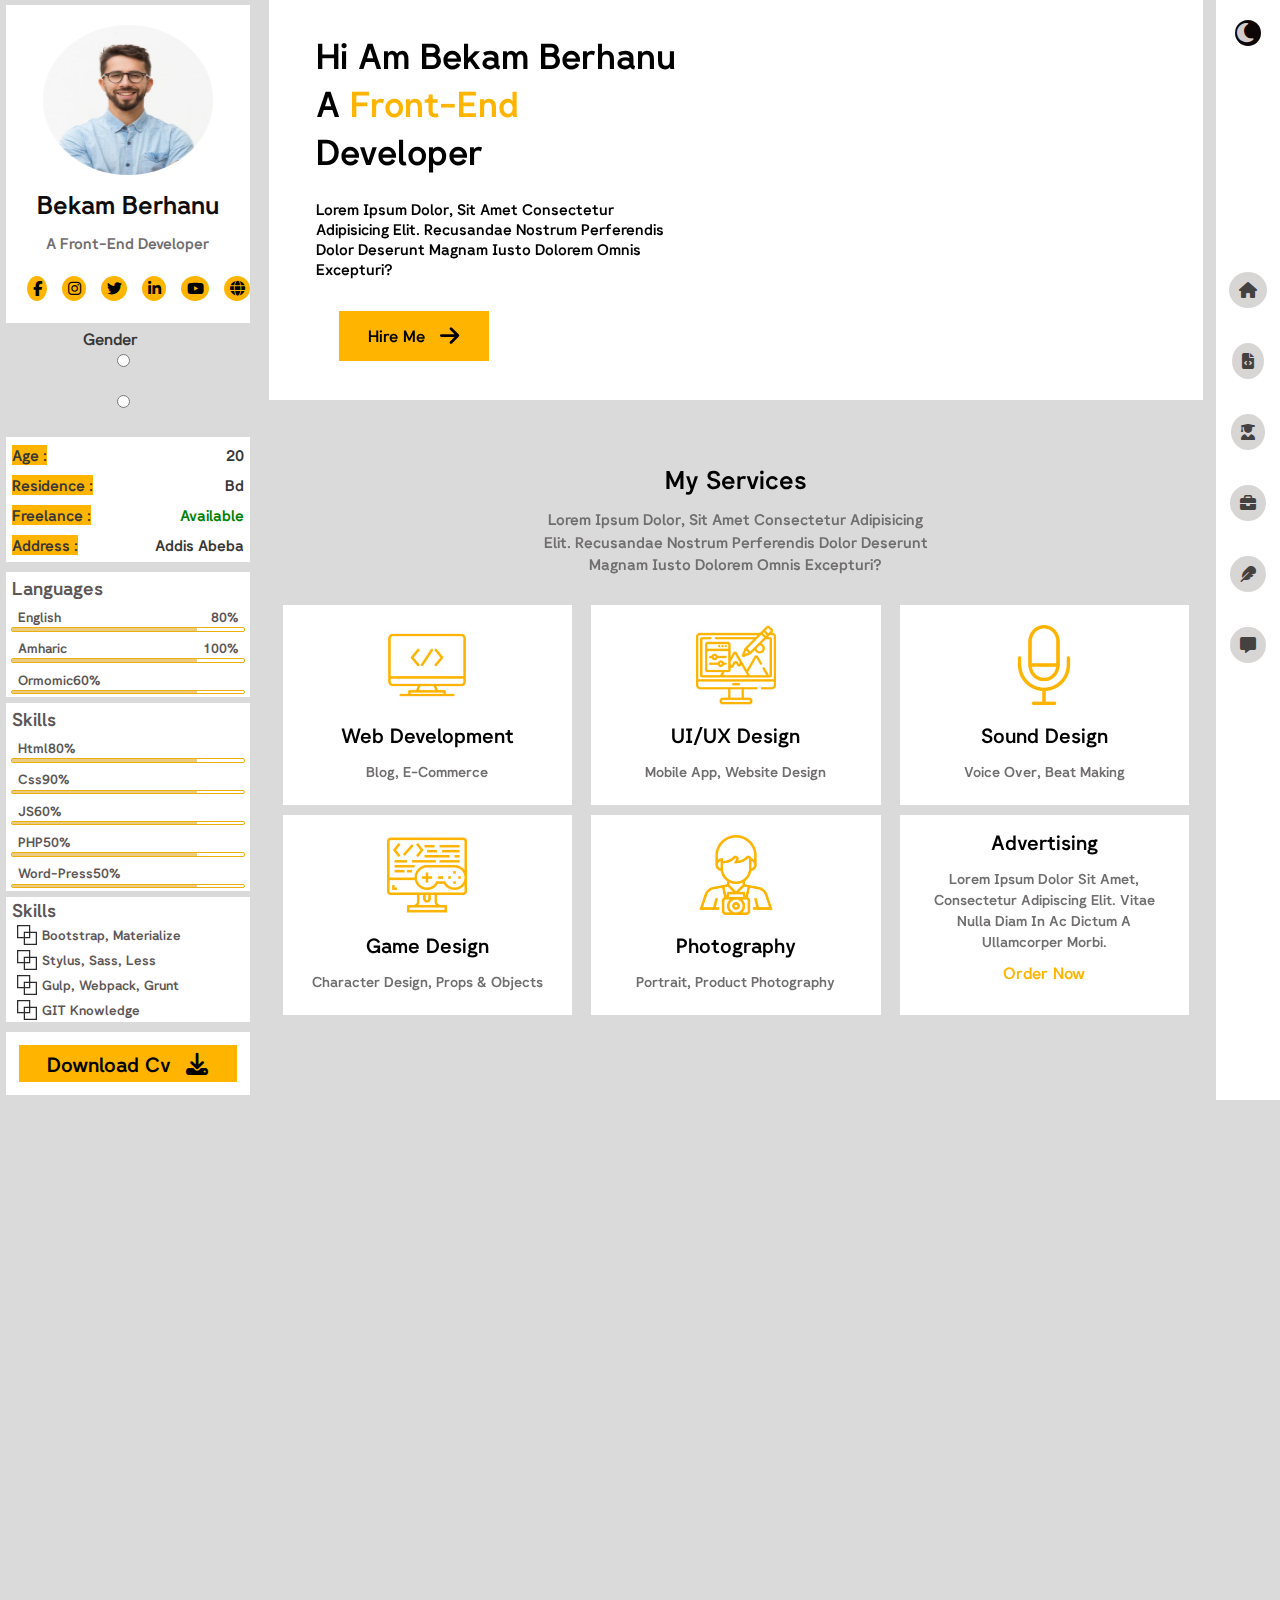
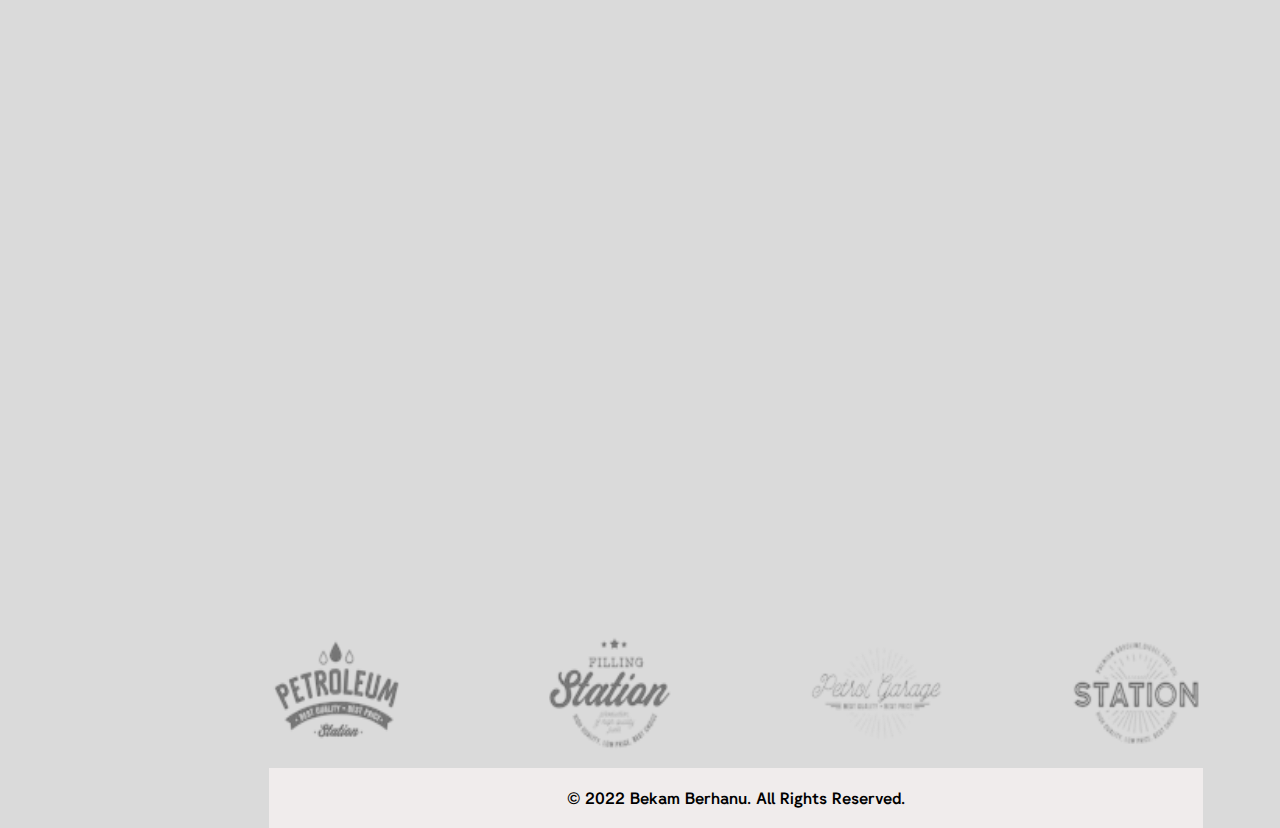
<file: template portfolio/index.html>
<!DOCTYPE html>
<html lang="en">
  <head>
    <meta charset="UTF-8" />
    <meta name="viewport" content="width=device-width, initial-scale=1.0" />
    <title>HOME</title>
    <link rel="stylesheet" href="css/style.css" />
    <link rel="stylesheet" href="/css/all.min.css" />
    <script src="script/script.js" defer></script>
  </head>
  <body>
    <div class="home">
      <div class="left-page">
        <div class="profile box">
          <div class="image">
            <img src="../images/Profile.jpg" alt="" />
          </div>
          <div class="name">
            <h2>bekam berhanu</h2>
            <p>a front-end developer</p>
          </div>
          <div class="social">
            <i class="fa-brands fa-facebook-f span"></i>
            <i class="fa-brands fa-instagram span"></i>
            <i class="fa-brands fa-twitter span"></i>
            <i class="fa-brands fa-linkedin-in span"></i>
            <i class="fa-brands fa-youtube span"></i>
            <i class="fa-solid fa-globe span"></i>
          </div>
        </div>

        <div>
          <label for="gender">gender</label>
          <input type="radio" name="male" id="male" value="male">
                    <input type="radio" name="female" id="female" value="female">

        </div>
        <div class="info box">
          <div class="inform">
            <p class="span">age :</p>
            <p>20</p>
          </div>
          <div class="inform">
            <p class="span">residence :</p>
            <p>Bd</p>
          </div>
          <div class="inform">
            <p class="span">freelance :</p>
            <p class="green">available</p>
          </div>
          <div class="inform">
            <p class="span">address :</p>
            <p>addis abeba</p>
          </div>
        </div>
        <!-- language div starts here  -->
        <div class="lang box">
          <div class="lang-info left-head">
            <p>languages</p>
          </div>
          <div class="languages">
            <div class="lang-info">
              <p>english</p>
              <p>80%</p>
            </div>
            <div class="info-percent"></div>
          </div>
          <div class="languages">
            <div class="lang-info">
              <p>amharic</p>
              <p>100%</p>
            </div>
            <div class="info-percent"></div>
          </div>
          <div class="languages">
            <div class="skill-info">
              <p>ormomic</p>
              <p>60%</p>
            </div>
            <div class="info-percent"></div>
          </div>
        </div>

        <!-- skill div satrts here  -->
        <div class="skill box">
          <div class="skill-info left-head">
            <p>skills</p>
          </div>
          <div class="skills">
            <div class="skill-info">
              <p>html</p>
              <p>80%</p>
            </div>
            <div class="info-percent"></div>
          </div>
          <div class="skills">
            <div class="skill-info">
              <p>css</p>
              <p>90%</p>
            </div>
            <div class="info-percent"></div>
          </div>
          <div class="skills">
            <div class="skill-info">
              <p>JS</p>
              <p>60%</p>
            </div>
            <div class="info-percent"></div>
          </div>
          <div class="skills">
            <div class="skill-info">
              <p>PHP</p>
              <p>50%</p>
            </div>
            <div class="info-percent"></div>
          </div>
          <div class="skills">
            <div class="skill-info">
              <p>word-press</p>
              <p>50%</p>
            </div>
            <div class="info-percent"></div>
          </div>
        </div>
        <!-- skills div ends here  -->

        <div class="extra-skill box">
          <div class="skill-info left-head">
            <p>skills</p>
          </div>
          <div class="skill-info small">
            <img src="/icons-img/extra.jpg" alt="" />
            <p>Bootstrap, Materialize</p>
          </div>
          <div class="skill-info small">
            <img src="/icons-img/extra.jpg" alt="" />
            <p>Stylus, Sass, Less</p>
          </div>
          <div class="skill-info small">
            <img src="/icons-img/extra.jpg" alt="" />
            <p>Gulp, Webpack, Grunt</p>
          </div>
          <div class="skill-info small">
            <img src="/icons-img/extra.jpg" alt="" />
            <p>GIT Knowledge</p>
          </div>
        </div>
        <div class="download box">
          <a href="">download cv <i class="fa-solid fa-download"></i></a>
        </div>
      </div>
      <div class="middle-page">
        <div class="section1 hidden" id="home">
          <div class="sec1-intro">
            <div class="introduction">
              <h2>
                hi am bekam berhanu <br />
                a <span>front-end</span> developer
              </h2>

              <p>
                Lorem ipsum dolor, sit amet consectetur adipisicing elit.
                Recusandae nostrum perferendis dolor deserunt magnam iusto
                dolorem omnis excepturi?
              </p>
            </div>
            <div class="button">
              <a href=""> hire me <i class="fa-solid fa-arrow-right"></i></a>
            </div>
          </div>
          <div class="sec1-image"></div>
        </div>
        <div class="section2 hidden" id="service">
          <div class="sec2-head head">
            <h2>my services</h2>
            <p>
              Lorem ipsum dolor, sit amet consectetur adipisicing elit.
              Recusandae nostrum perferendis dolor deserunt magnam iusto dolorem
              omnis excepturi?
            </p>
          </div>
          <div class="sec2-body">
            <div class="services">
              <div class="image">
                <img src="/icons-img/web.jpg" alt="" />
              </div>
              <div class="dec">
                <h2>Web Development</h2>
                <p>Blog, E-Commerce</p>
              </div>
            </div>
            <div class="services">
              <div class="image">
                <img src="/icons-img/ui.jpg" alt="" />
              </div>
              <div class="dec">
                <h2>UI/UX Design</h2>
                <p>Mobile App, Website Design</p>
              </div>
            </div>
            <div class="services">
              <div class="image">
                <img src="/icons-img/sound.jpg" alt="" />
              </div>
              <div class="dec">
                <h2>Sound Design</h2>
                <p>Voice Over, Beat Making</p>
              </div>
            </div>
            <div class="services">
              <div class="image">
                <img src="/icons-img/game.jpg" alt="" />
              </div>
              <div class="dec">
                <h2>Game Design</h2>
                <p>Character Design, Props & Objects</p>
              </div>
            </div>
            <div class="services">
              <div class="image">
                <img src="/icons-img/photograph.jpg" alt="" />
              </div>
              <div class="dec">
                <h2>Photography</h2>
                <p>Portrait, Product Photography</p>
              </div>
            </div>
            <div class="services">
              <div class="dec">
                <h2>Advertising</h2>
                <p>
                  Lorem Ipsum Dolor Sit Amet, Consectetur Adipiscing Elit. Vitae
                  Nulla Diam In Ac Dictum A Ullamcorper Morbi.
                </p>
                <a href=""><span>order now</span></a>
              </div>
            </div>
          </div>
        </div>
        <div class="section3 hidden">
          <div class="sec3-head head">
            <h2>price plans</h2>
            <p>
              Lorem ipsum dolor, sit amet consectetur adipisicing elit.
              Recusandae nostrum perferendis dolor deserunt magnam iusto dolorem
              omnis excepturi?
            </p>
          </div>
          <div class="sec3-body">
            <div class="plans">
              <div class="member-ship">
                <h2>silver</h2>
              </div>
              <div class="dec">
                <h2>&dollar;0.00 <sub>/hour</sub></h2>
                <p>for most businesses that want to optimize web queries</p>
              </div>
              <div class="benfit dec">
                <p class="given">
                  <i class="fa-solid fa-check"></i>Web Development
                </p>
                <p class="given"><i class="fa-solid fa-check"></i>UI Design</p>
                <p class="ungiven">
                  <i class="fa-solid fa-xmark"></i>Logo Design
                </p>
                <p class="ungiven">
                  <i class="fa-solid fa-xmark"></i>SEO Optimization
                </p>
                <p class="ungiven">
                  <i class="fa-solid fa-xmark"></i>WordPress Integration
                </p>
                <p class="ungiven">
                  <i class="fa-solid fa-xmark"></i>5 Websites
                </p>
                <p class="ungiven">
                  <i class="fa-solid fa-xmark"></i>Unlimited User
                </p>
                <p class="ungiven">
                  <i class="fa-solid fa-xmark"></i>20 GB Bandwidth
                </p>
              </div>
              <div class="order-button">
                <a href="">order now</a>
              </div>
            </div>
            <div class="plans">
              <div class="member-ship">
                <div class="special span">
                  <h5>most popular</h5>
                </div>
                <h2>gold</h2>
              </div>
              <div class="dec">
                <h2>&dollar;50.00 <sub>/hour</sub></h2>
                <p>for most businesses that want to optimize web queries</p>
              </div>
              <div class="benfit dec">
                <p class="given">
                  <i class="fa-solid fa-check"></i>Web Development
                </p>
                <p class="given"><i class="fa-solid fa-check"></i>UI Design</p>
                <p class="given">
                  <i class="fa-solid fa-check"></i>Logo Design
                </p>
                <p class="given">
                  <i class="fa-solid fa-check"></i>SEO Optimization
                </p>
                <p class="ungiven">
                  <i class="fa-solid fa-xmark"></i>WordPress Integration
                </p>
                <p class="ungiven">
                  <i class="fa-solid fa-xmark"></i>5 Websites
                </p>
                <p class="ungiven">
                  <i class="fa-solid fa-xmark"></i>Unlimited User
                </p>
                <p class="ungiven">
                  <i class="fa-solid fa-xmark"></i>20 GB Bandwidth
                </p>
              </div>
              <div class="order-button">
                <a href="" class="span">order now</a>
              </div>
            </div>
            <div class="plans">
              <div class="member-ship">
                <h2>platinum</h2>
              </div>
              <div class="dec">
                <h2>&dollar;80.00 <sub>/hour</sub></h2>
                <p>for most businesses that want to optimize web queries</p>
              </div>
              <div class="benfit dec">
                <p class="given">
                  <i class="fa-solid fa-check"></i>Web Development
                </p>
                <p class="given"><i class="fa-solid fa-check"></i>UI Design</p>
                <p class="given">
                  <i class="fa-solid fa-check"></i>Logo Design
                </p>
                <p class="given">
                  <i class="fa-solid fa-check"></i>SEO Optimization
                </p>
                <p class="given">
                  <i class="fa-solid fa-check"></i>WordPress Integration
                </p>
                <p class="given"><i class="fa-solid fa-check"></i>5 Websites</p>
                <p class="given">
                  <i class="fa-solid fa-check"></i>Unlimited User
                </p>
                <p class="given">
                  <i class="fa-solid fa-check"></i>20 GB Bandwidth
                </p>
              </div>
              <div class="order-button">
                <a href="">order now</a>
              </div>
            </div>
          </div>
        </div>
        <div class="section4 hidden">
          <div class="sec4-head head">
            <h2>recommendation</h2>
            <p>
              Lorem ipsum dolor, sit amet consectetur adipisicing elit.
              Recusandae nostrum perferendis dolor deserunt magnam iusto dolorem
              omnis excepturi?
            </p>
          </div>
          <div class="sec4-body">
            <div class="recommand">
              <div class="star small">
                <img src="/icons-img/star.jpg" alt="" />
                <img src="/icons-img/star.jpg" alt="" />
                <img src="/icons-img/star.jpg" alt="" />
                <img src="/icons-img/star.jpg" alt="" />
                <img src="/icons-img/star.jpg" alt="" />
              </div>
              <div class="dec">
                <h2>great quality !</h2>
                <p>
                  Lorem ipsum dolor sit, amet consectetur adipisicing elit.
                  Consequuntur, voluptatem? Ab fugiat ea perspiciatis ut! Optio,
                  odio aliquam.
                </p>
              </div>
              <div class="review">
                <div class="image">
                  <img src="/icons-img/dude1.jpg" alt="" />
                </div>
                <div class="dec">
                  <h3>Photography</h3>
                  <p>Portrait, Product Photography</p>
                </div>
              </div>
            </div>
            <div class="recommand">
              <div class="star small">
                <img src="/icons-img/star.jpg" alt="" />
                <img src="/icons-img/star.jpg" alt="" />
                <img src="/icons-img/star.jpg" alt="" />
                <img src="/icons-img/star.jpg" alt="" />
                <img src="/icons-img/star.jpg" alt="" />
              </div>
              <div class="dec">
                <h2>amazing work!</h2>
                <p>
                  Lorem ipsum dolor sit, amet consectetur adipisicing elit.
                  Consequuntur, voluptatem? Ab fugiat ea perspiciatis ut! Optio,
                  odio aliquam.
                </p>
              </div>
              <div class="review">
                <div class="image">
                  <img src="/icons-img/dude2.jpg" alt="" />
                </div>
                <div class="dec">
                  <h3>Photography</h3>
                  <p>Portrait, Product Photography</p>
                </div>
              </div>
            </div>
            <div class="recommand">
              <div class="star small">
                <img src="/icons-img/star.jpg" alt="" />
                <img src="/icons-img/star.jpg" alt="" />
                <img src="/icons-img/star.jpg" alt="" />
                <img src="/icons-img/star.jpg" alt="" />
                <img src="/icons-img/star.jpg" alt="" />
              </div>
              <div class="dec">
                <h2>great quality!</h2>
                <p>
                  Lorem ipsum dolor sit, amet consectetur adipisicing elit.
                  Consequuntur, voluptatem? Ab fugiat ea perspiciatis ut! Optio,
                  odio aliquam.
                </p>
              </div>
              <div class="review">
                <div class="image">
                  <img src="/icons-img/dude3.jpg" alt="" />
                </div>
                <div class="dec">
                  <h3>bekam!</h3>
                  <p>Portrait, Product Photography</p>
                </div>
              </div>
            </div>
          </div>
          <div class="slide">
            <a href="">.</a>
            <a href="">.</a>
            <a href="">.</a>
          </div>
        </div>
        <div class="section5 hidden" id="education">
          <div class="sec5-head head">
            <h2>eduaction</h2>
            <p>
              Lorem ipsum dolor, sit amet consectetur adipisicing elit.
              Recusandae nostrum perferendis dolor deserunt magnam iusto dolorem
              omnis excepturi?
            </p>
          </div>
          <div class="sec5-body">
            <div class="educations">
              <div class="edu-place">
                <h3>university of toronto</h3>
                <p>student <span class="span">Jan2016 to Jan-2016 </span></p>
              </div>
              <div class="edu-info">
                <h3>certificate if web training</h3>
                <p>
                  Lorem ipsum dolor, sit amet consectetur adipisicing elit.
                  Recusandae nostrum perferendis dolor deserunt magnam iusto
                  dolorem omnis excepturi?
                </p>
              </div>
            </div>
            <hr />
            <div class="educations">
              <div class="edu-place">
                <h3>programming course</h3>
                <p>student <span class="span">Jan2016 to Jan-2016 </span></p>
              </div>
              <div class="edu-info">
                <h3>certificate if web training</h3>
                <p>
                  Lorem ipsum dolor, sit amet consectetur adipisicing elit.
                  Recusandae nostrum perferendis dolor deserunt magnam iusto
                  dolorem omnis excepturi?
                </p>
              </div>
            </div>
            <hr />

            <div class="educations">
              <div class="edu-place">
                <h3>web developer courses</h3>
                <p>student <span class="span">Jan2016 to Jan-2016 </span></p>
              </div>
              <div class="edu-info">
                <h3>certificate if web training</h3>
                <p>
                  Lorem ipsum dolor, sit amet consectetur adipisicing elit.
                  Recusandae nostrum perferendis dolor deserunt magnam iusto
                  dolorem omnis excepturi?
                </p>
              </div>
            </div>
          </div>
        </div>

        <div class="section6 hidden">
          <div class="sec6-head head">
            <h2>work history</h2>
            <p>
              Lorem ipsum dolor, sit amet consectetur adipisicing elit.
              Recusandae nostrum perferendis dolor deserunt magnam iusto dolorem
              omnis excepturi?
            </p>
          </div>
          <div class="sec6-body">
            <div class="work">
              <div class="work-place">
                <h3>University of Toronto</h3>
                <p>student <span class="span">Jan2016 to Jan-2016 </span></p>
              </div>
              <div class="work-info">
                <h3>Certificate of Web Training</h3>
                <p>
                  Lorem ipsum dolor, sit amet consectetur adipisicing elit.
                  Recusandae nostrum perferendis dolor deserunt magnam iusto
                  dolorem omnis excepturi?
                </p>
              </div>
            </div>
            <hr />
            <div class="work">
              <div class="work-place">
                <h3>Programming Course</h3>
                <p>student <span class="span">Jan2016 to Jan-2016 </span></p>
              </div>
              <div class="work-info">
                <h3>Certificate of Web Training</h3>
                <p>
                  Lorem ipsum dolor, sit amet consectetur adipisicing elit.
                  Recusandae nostrum perferendis dolor deserunt magnam iusto
                  dolorem omnis excepturi?
                </p>
              </div>
            </div>
            <hr />
            <div class="work">
              <div class="work-place">
                <h3>Web Developer Courses</h3>
                <p>student <span class="span">Jan2016 to Jan-2016 </span></p>
              </div>
              <div class="work-info">
                <h3>Certificate of Web Training</h3>
                <p>
                  Lorem ipsum dolor, sit amet consectetur adipisicing elit.
                  Recusandae nostrum perferendis dolor deserunt magnam iusto
                  dolorem omnis excepturi?
                </p>
              </div>
            </div>
          </div>
        </div>
        <div class="section7 hidden" id="portfolio">
          <div class="sec7-head head">
            <h2>portfolio</h2>
            <p>
              Lorem ipsum dolor, sit amet consectetur adipisicing elit.
              Recusandae nostrum perferendis dolor deserunt magnam iusto dolorem
              omnis excepturi?
            </p>
          </div>
          <div class="catgore">
            <a href="">all catagories</a>
            <a href="">UI design </a>
            <a href="">web template </a>
            <a href="">logo</a>
            <a href="">branding</a>
          </div>
          <div class="sec7-body">
            <div class="projects">
              <img src="images/img1.jpg" alt="" />
              <!-- <img src="images/img1.jpg" alt="" /> -->
            </div>
            <div class="projects">
              <img src="images/img2.jpg" alt="" />
            </div>
            <div class="projects">
              <img src="images/img3.jpg" alt="" />
            </div>
            <div class="projects">
              <img src="images/img4.jpg" alt="" />
            </div>
            <div class="projects">
              <img src="images/img5.jpg" alt="" />
            </div>
            <div class="projects">
              <img src="images/img6.jpg" alt="" />
            </div>
            <div class="projects">
              <img src="images/img7.jpg" alt="" />
            </div>
            <div class="projects">
              <img src="images/img8.jpg" alt="" />
            </div>
            <div class="projects">
              <img src="images/img9.jpg" alt="" />
            </div>
          </div>
        </div>
        <div class="section8 hidden" id="blog">
          <div class="sec8-head head">
            <h2>blog</h2>
            <p>
              Lorem ipsum dolor, sit amet consectetur adipisicing elit.
              Recusandae nostrum perferendis dolor deserunt magnam iusto dolorem
              omnis excepturi?
            </p>
          </div>
          <div class="sec8-body">
            <div class="blog">
              <div class="image">
                <img src="/images/img10.jpg" alt="" />
              </div>
              <div class="dec">
                <h4>how to make a web template</h4>
                <p>
                  Lorem ipsum dolor, sit amet consectetur adipisicing elit.
                  Recusandae nostrum perferendis dolor deserunt magnam iusto
                  dolorem omnis excepturi?
                </p>
              </div>
              <div class="learn">
                <a href="">learn more</a>
              </div>
            </div>
            <div class="blog">
              <div class="image">
                <img src="/images/img2.jpg" alt="" />
              </div>
              <div class="dec">
                <h4>how to make a business card</h4>
                <p>
                  Lorem ipsum dolor, sit amet consectetur adipisicing elit.
                  Recusandae nostrum perferendis dolor deserunt magnam iusto
                  dolorem omnis excepturi?
                </p>
              </div>
              <div class="learn">
                <a href="">learn more</a>
              </div>
            </div>
            <div class="blog">
              <div class="image">
                <img src="/images/img3.jpg" alt="" />
              </div>
              <div class="dec">
                <h4>how to make a flyer design</h4>
                <p>
                  Lorem ipsum dolor, sit amet consectetur adipisicing elit.
                  Recusandae nostrum perferendis dolor deserunt magnam iusto
                  dolorem omnis excepturi?
                </p>
              </div>
              <div class="learn">
                <a href="">learn more</a>
              </div>
            </div>
          </div>
        </div>
        <div class="section9 hidden" id="contact">
          <div class="sec9-part1">
            <div class="head">
              <h2>leave us your information</h2>
              <div class="sec9-body1">
                <div class="form">
                  <label for="full-name">Your Full Name (Required)</label>
                  <input type="text" id="full-name" name="full-name" required />

                  <label for="email">Your Email (Required)</label>
                  <input type="email" id="email" name="email" required />

                  <label for="subject">Subject</label>
                  <input type="text" id="subject" name="subject" />

                  <label for="message">Your Message</label>
                  <textarea
                    id="message"
                    name="message"
                    rows="4"
                    required
                  ></textarea>

                  <input class="span" type="submit" value="send message" />
                </div>
              </div>
            </div>
          </div>
          <div class="sec9-part2">
            <div class="head">
              <h2>contact information</h2>
            </div>
            <div class="sec9-body2">
              <div class="contact">
                <div class="icon span">
                  <i class="fa-solid fa-map"></i>
                </div>
                <div class="con-info">
                  <h4>Country:</h4>
                  <p>Bangladesh</p>
                </div>
                <div class="con-info">
                  <h4>City:</h4>
                  <p>Dhaka</p>
                </div>
                <div class="con-info">
                  <h4>Street:</h4>
                  <p>35 Vhatara, Badda</p>
                </div>
              </div>
              <div class="contact">
                <div class="icon span">
                  <i class="fa-solid fa-envelope"></i>
                </div>

                <div class="con-info">
                  <h4>Email:</h4>
                  <p>Youremail@Gmail.Com</p>
                </div>
                <div class="con-info">
                  <h4>Skype:</h4>
                  <p>@Yourusername</p>
                </div>
                <div class="con-info">
                  <h4>Telegram:</h4>
                  <p>@Yourusername</p>
                </div>
              </div>
              <div class="contact">
                <div class="icon span">
                  <i class="fa-solid fa-mobile-button"></i>
                </div>

                <div class="con-info">
                  <h4>Support Services:</h4>
                  <p>15369</p>
                </div>
                <div class="con-info">
                  <h4>Office:</h4>
                  <p>+58 (021)356 587 235</p>
                </div>
                <div class="con-info">
                  <h4>Personal:</h4>
                  <p>+58 (021)356 587 235</p>
                </div>
              </div>
            </div>
          </div>
        </div>
        <div class="section10 hidden">
          <div class="sec10-body">
            <img src="../images/map.jpg" alt="" />
          </div>
        </div>
        <div class="section11">
          <div class="sponsers">
            <img src="../images/s.png" alt="" />
          </div>
        </div>
        <footer>
          <p>&COPY; 2022 Bekam Berhanu. All rights reserved.</p>
        </footer>
      </div>
      <div class="right-page">
        <div class="theme" id="theme">
          <a href=""><i class="fa-solid fa-moon"></i></a>
        </div>
        <div class="menu" id="menu">
          <a href="#home"><i class="fa-solid fa-house"></i></a>
          <a href="#service"><i class="fa-solid fa-file-code"></i></a>
          <a href="#education"><i class="fa-solid fa-user-graduate"></i></a>
          <a href="#portfolio"><i class="fa-solid fa-briefcase"></i></a>
          <a href="#blog"><i class="fa-solid fa-feather"></i></a>
          <a href="#contact"><i class="fa-solid fa-message"></i></a>
        </div>
      </div>
    </div>
  </body>
</html>
</file>
<file: template portfolio/css/style.css>
@font-face {
  font-family: "myfont";
  src: url("../fonts/Giphurs-SemiBold.ttf") format("truetype");
}
* {
  padding: 0%;
  margin: 0%;
}
body {
  font-family: Arial, sans-serif;
  background-color: #dadada;
  text-transform: capitalize;
  font-family: myfont;
}
a {
  color: #d3cccc;
  text-decoration: none;
}
i {
  font-size: 22px;
  margin: 0 0 0 15px;
}
.hidden {
  opacity: 0;
  filter: blur(2px);
  transform: translatey(15%);
  transition: all 0.8s;
}
.show {
  opacity: 1;
  filter: blur(0);
  transform: translatey(0);
  transition: all 0.8s;
}
.home {
  display: flex;
  justify-content: space-between;
  align-items: flex-start;
  height: fit-content;
}
/* left bar page cascade start */
.left-page {
  width: 20%;
  height: 1100px;
  display: flex;
  justify-content: space-evenly;
  align-items: center;
  flex-direction: column;
}
.box {
  width: 95%;
  background-color: #ffffff;
  display: flex;
  justify-content: space-evenly;
  align-items: center;
  flex-direction: column;
  margin: 5px;
}
.profile,
.info,
.lang,
.extra-skill,
.skill,
.download,
.social,
.name,
.image,
.inform,
.languages,
.skills,
.lang-info,
.skill-info,
.download {
  width: 95%;
  background-color: #ffffff;
  display: flex;
  justify-content: space-evenly;
  align-items: center;
  flex-direction: column;
  /* margin: 5px; */
}

.profile {
  height: 40%;
}
.info,
.lang,
.extra-skill {
  height: 20%;
}
.skill {
  height: 30%;
}
.download {
  height: 10%;
}
.social {
  flex-direction: row;
}
.social .span {
  border-radius: 50%;
}
.social i {
  font-size: 15px;
  padding: 5px 5px 5px 6px;
}
.name {
  text-align: center;
}
.name p {
  font-size: 15px;
  color: #706e6e;
}
.name h2 {
  font-size: 25px;
  color: #0e0c0c;
}
.image {
  width: 200px;
  height: 150px;
  margin-top: 20px;
}
.profile .image img {
  width: 170px;
  height: 150px;
}
.social {
  height: 70px;
}
.social a {
  color: #706e6e;
  font-size: 20px;
  margin: 0 10px;
}

/* //using the same proprty for the same div in the left bar page */
.lang,
.skill {
  margin-bottom: 1px;
  justify-content: space-around;
}
.inform,
.languages,
.lang-info,
.skills,
.skill-info {
  flex-direction: row;
  justify-content: space-between;
  color: #383737;
  font-size: 15px;
  height: 25px;
}
.languages,
.skills {
  flex-direction: column;
}
.lang-info,
.skill-info {
  font-size: 13px;
  color: #5c5656;
}
.left-head {
  font-size: 18px;
}
.skill-info{
  justify-content: flex-start;
}

.languages .info-percent,
.skills .info-percent {
  position: relative;
  border: 0.5px solid #ebb010;
  border-radius: 2px;
  overflow: hidden;
  width: 100%;
  height: 3px;
}
.languages .info-percent::before,
.skills .info-percent::before {
  content: "";
  position: absolute;
  top: 0;
  left: 0;
  width: 80%;
  height: 100%;
  background-color: rgba(216, 149, 6, 0.5);
  z-index: 0;
}

/* //left bar page cascade end */

/* right bar page cascade start */

.right-page {
  width: 5%;
  height: 1100px;
  display: flex;
  justify-content: start;
  align-items: center;
  flex-direction: column;
  background-color: #ffffff;
}

.theme {
  width: 95%;
  height: 20%;
  display: flex;
  justify-content: center;
  align-items: start;
  margin: 5px;
}
.menu {
  width: 95%;
  height: 40%;
  display: flex;
  justify-content: center;
  align-items: center;
  flex-direction: column;
  margin: 15px;
}
.menu i {
  color: rgb(68, 65, 65);
  background-color: rgb(216, 213, 213);
  border-radius: 50%;
  margin: 20px 0 15px 0;
  display: flex;
  justify-content: space-evenly;
  align-items: center;
  font-size: 16px;
  padding: 10px 10px 10px 10px;
  &:hover{
    color: #141313;
    transition: all 0.05s ease-in;
    transform:  scale(1.03);
  }
}
.theme i {
  /* padding: 5px 8px 5px 0px; */
  background-color: rgb(14, 7, 7);
  border-radius: 50%;
  padding: 2px 7px 2px 2px;
  margin: 15px;
}
.download a {
  width: 90%;
  height: 60%;
  display: flex;
  justify-content: center;
  align-items: center;
  background-color: #ffb400;
  font-size: 20px;
  color: black;
  /* margin: 20px 0 15px 0; */
}

/* //right bar page cascade end */

/* //.middle-page cascade start */
.middle-page {
  width: 73%;
  display: flex;
  justify-content: space-between;
  align-items: start;
  flex-direction: column;
  /* background-color: #f1f0f6; */
  background-color: #dadada;

  /* box-shadow: 0 0 10px rgba(0,0,0,0.1);
    margin: 10px; */
}

.section1,
.section2,
.section3,
.section4,
.section5,
.section6,
.section7,
.section8,
.section9,
.section10 {
  width: 100%;
  height: 400px;
  /* background-color: #f1f0f6; */
  background-color: #dadada;
  display: flex;
  justify-content: space-between;
  align-items: center;
  flex-direction: column;
  margin-bottom: 50px;
}
/* section1 cascade starting */

.section1 {
  height: 400px;
  background-color: #ffffff;
  display: flex;
  justify-content: space-between;
  align-items: center;
  flex-direction: row;
}
.section1 .sec1-intro {
  width: 50%;
  height: 100%;
  background-color: #ffffff;
  display: flex;
  justify-content: space-evenly;
  align-items: start;
  flex-direction: column;
}
.sec1-intro .introduction {
  display: flex;
  justify-content: space-between;
  align-items: center;
  flex-direction: column;
}
.sec1-intro .introduction p,
h2 {
  width: 80%;
  margin: 12px;
}
.introduction p {
  font-size: 15px;
}
.introduction h2 {
  font-size: 35px;
  font-weight: bold;
}
.section1 .sec1-image {
  width: 40%;
  height: 100%;
}
.button {
  width: 150px;
  height: 50px;
  margin: 0 0 20px 70px;
}
.button a {
  display: flex;
  width: 100%;
  height: 100%;
  background-color: #ffb400;
  color: black;
  justify-content: center;
  align-items: center;
}
/* //head cascadeing start  */
.head {
  width: 400px;
  height: 120px;
  color: rgb(0, 0, 0);
  display: flex;
  justify-content: space-evenly;
  align-items: center;
  flex-direction: column;
}
.head h2,
.services h2,
.plans h2 {
  font-size: 25px;
  text-align: center;
}
.head p,
.services p,
.plans p {
  font-size: 15px;
  color: #706e6e;
  line-height: 1.5;
  text-align: center;
}
span {
  color: #ffb400;
}
.span {
  background-color: #ffb400 !important;
}
.green {
  color: green !important;
}
.small img {
  width: 20px;
  height: 20px;
  margin: 5px;
}

/* //section2 cascadeing satrt  */

.dec,
.order-button,
.special,
.star,
.review,
.slide,
.edu-info,
.edu-place,
.work-info,
.work-place,
.catgore,
.form {
  width: 100%;
  display: flex;
  justify-content: center;
  align-items: center;
  flex-direction: column;
}
.section2 {
  height: fit-content;
}
/* using same css for both section2 and section3 */
.section2 .sec2-body,
.sec3-body,
.sec4-body,
.sec5-body,
.sec6-body,
.sec7-body,
.sec8-body,
.sec9-body1,
.sec9-body2,
.sec10-body,
.sec11-body {
  width: 100%;
  height: fit-content;
  display: flex;
  justify-content: space-evenly;
  align-items: center;
  flex-wrap: wrap;
  margin-top: 30px;
}
.section2 .sec2-body .services,
.plans,
.recommand,
.educations,
.work,
.projects,
.blog,
.contact,
.sponsers {
  width: 31%;
  height: 200px;
  background-color: #ffffff;
  display: flex;
  justify-content: space-evenly;
  align-items: center;
  flex-direction: column;
  margin: 5px;
}

.services .image {
  width: 100px;
  height: 80px;
}
.services .image img {
  width: 80px;
  height: 80px;
}
.services h2 {
  font-size: 20px;
}
.services p,
.plans p {
  font-size: 14px;
  width: 80%;
}
.dec {
  margin-bottom: 20px;
}
.dec a {
  margin: 10px;
}
/* //section3 cascade start */
.section3 {
  height: fit-content;
}
.section3 .sec3-body {
  margin-top: 30px;
}
.section3 .sec3-body .plans {
  width: 31%;
  height: 580px;
  margin: 5px;
}
.section3 .sec3-body .plans:nth-of-type(2) {
  box-shadow: 1px 2px 10px rgba(0, 0, 0, 0.2);
}
.member-ship {
  width: 100%;
}
.benfit .given {
  color: #000000 !important ;
}
.benfit i{
  margin-right: 15px;
  font-size: 15px;
}
.given i{
color: #ebb010;
}
.benfit p {
  margin: 7px;
  margin-left: 60px;
  text-align: left;
}
.order-button a {
  display: flex;
  width: 160px;
  height: 40px;
  border-radius: 20px;
  background-color: rgb(223, 218, 211);
  color: black;
  justify-content: center;
  align-items: center;
  margin-bottom: 25px;
  box-shadow: 1px 2px 10px rgba(0, 0, 0, 0.2);
}
sub {
  font-size: 14px;
  color: #1b1a1a;
}
.special {
  width: 100%;
  height: 30px;
  color: #1b1a1a;
}
h5 {
  font-weight: 100;
}

/* //section4 cascade start */

.section4 {
  height: fit-content;
}
.section4 .sec4-body {
  margin-top: 30px;
  justify-content: space-around;
}
.section4 .sec4-body .recommand {
  height: 300px;
  align-items: center;
  justify-content: space-evenly;
}
.recommand .star,
.recommand .review {
  flex-direction: row;
}
.recommand .dec,
.recommand .review,
.recommand .star {
  text-align: left;
  width: 100%;
}
.recommand .dec h2 {
  font-size: 15px;
  width: 80%;
}
.star {
  justify-content: flex-start;
  margin-top: 5px;
}
.star img {
  color: #ecdf21;
}
.recommand .dec p,
.edu-info p,
.edu-info p {
  font-size: 11px;
  width: 80%;
  margin-right: 30px;
  color: #5a5858;
}
.recommand .review .image {
  width: 110px;
  height: 80px;
  border-radius: 50%;
}

.image img {
  height: 80%;
  width: 80%;
}
.review h3 {
  font-size: 15px;
  width: 80%;
  margin: 10px;
}
.review p {
  font-size: 12px;
}
.review {
  height: 20%;
  margin-bottom: 30px;
}
.dec {
  height: 60%;
}
.star {
  height: 10%;
}

.slide {
  width: 50px;
  height: 50px;
  margin: 50px;
  flex-direction: row;
  align-items: center;
}
.slide a {
  color: #ffb400;
  font-size: 60px;
  margin: 3px;
}

/* //section5 cascade start */

.section5 {
  height: fit-content;
}
.section5 .sec5-body {
  margin-top: 30px;
  flex-direction: column;
}
.section5 .sec5-body .educations {
  flex-direction: row;
  justify-content: space-between;
  width: 95%;
  height: 230px;
  margin: 0px;
}
.section5 .sec5-body .educations .edu-place {
  width: 30%;
  height: 100%;
}
.section5 .sec5-body .educations .edu-info {
  width: 70%;
  height: 100%;
}
.edu-info,
.edu-place {
  text-align: left;
  justify-content: start;
}
.sec5-body h3 {
  width: 80%;
  margin: 25px;
}
.recommand .dec p,
.edu-info p,
.edu-info p {
  font-size: 15px;
  width: 75%;
  color: #5a5858;
}
hr {
  width: 80%;
  border: 1px solid #e0dede;
}
/* //section6 cascade start */

.section6 {
  height: fit-content;
}
.section6 .sec6-body {
  margin-top: 30px;
  flex-direction: column;
}
.section6 .sec6-body .work {
  flex-direction: row;
  width: 95%;
  height: 220px;
  margin: 5px 0 5px 0;
}
.work-place {
  width: 30%;
  height: 100%;
}
.work-info {
  width: 70%;
  height: 100%;
}
.work-info,
.work-place {
  text-align: left;
  justify-content: start;
}
.sec6-body h3 {
  width: 80%;
  margin: 25px;
}
.work-info p,
.work-info p {
  font-size: 15px;
  width: 75%;
  color: #5a5858;
}
.work-place p span,
.edu-place p span {
  color: #ffffff;
  margin-left: 10px;
  font-size: 10px;
  padding: 5px;
}

/* //section7 cascade start */

.section7 {
  height: 1000px;
  justify-content: flex-start;
}
.section7 .sec7-body {
  margin-top: 10px;
}
.section7 .catgore {
  flex-direction: row;
  justify-content: center;
  width: 100%;
  height: 40px;
  margin: 30px;
}
.section7 .sec7-body .projects {
  width: 30%;
  height: 30%;
  background-color: brown;
}
.catgore a {
  display: flex;
  justify-content: center;
  align-items: center;
  font-size: 16px;
  color: black;
  width: 150px;
  height: 100%;
}
.catgore a:hover {
  transition: all 0.01s ease-in-out;
  color: #f0c506;
}
.sec7-body {
}
.projects img {
  width: 100%;
  height: 100%;
}

/* //section8 cascade start */

.section8 {
  height: fit-content;
}
.section8 .sec8-body {
  margin-top: 30px;
}
.section8 .sec8-body .blog {
  height: 450px;
  justify-content: space-between;
  align-items: start;
}
.blog .image {
  height: 60%;
  width: 100%;
  margin: 0;
}
.blog .dec {
  height: 30%;
}
.blog .learn {
  height: 10%;
  width: 100%;
  justify-content: flex-start;
  margin: 0 0 10px 40px;
}
.learn a {
  font-size: 20px;
  color: #f0c506;
}
.blog p {
  font-size: 13px;
  width: 90%;
  color: #5a5858;
}
.blog h4 {
  font-size: 18px;
  width: 90%;
  margin: 10px;
}
.blog .image img {
  height: 100%;
  width: 100%;
  margin: 0;
}

/* //section9 cascade start  differnt from the above sections */
.section9 {
  height: fit-content;
  flex-direction: row;
}
.section9 .sec9-part1 .head h2,
.sec9-part2 .head h2 {
  font-size: 20px;
}
.section9 .sec9-part1 .head,
.sec9-part2 .head {
  height: 40px;
  width: 100%;
}
.sec9-part1 {
  width: 60%;
  height: 600px;
}
.form {
  height: 95%;
  width: 95%;
  justify-content: flex-start;
  background-color: #fdfdfd;
  padding-top: 40px;
}

input,
textarea {
  width: 90%;
  padding: 14px;
  margin: 0 0 24px 0;
  background-color: #dadada;
  border: none;
  resize: none;
  font-size: 15px;
  color: #000000;
  font-weight: bold;
  font-family: myfont;
}
textarea {
  height: 100px;
}
label {
  font-size: 16px;
  color: #383737;
  width: 90%;
}
input[type="submit"] {
  width: 150px;
  height: 10px;
  font-size: 15px;
  font-weight: bold;
  display: flex;
  justify-content: center;
  align-items: center;
  font-family: myfont;
  text-transform: capitalize;
  margin-right: auto;
  margin: 0 auto 30px 12px;
  padding-bottom: 30px;
  cursor: pointer;
}

/* the cascade of the conatct page part2 satrts here  */
.sec9-part2 {
  width: 37%;
  height: 600px;
  display: flex;
  justify-content: start;
  flex-direction: column;
}
.sec9-part2 .sec9-body2 {
  width: 100%;
  height: 100%;
  display: flex;
  justify-content: space-evenly;
  align-items: center;
  flex-direction: column;
}
.contact {
  width: 80%;
  height: 170px;
}
.icon {
  width: 40px;
  height: 40px;
  background-color: red;
  display: flex;
  justify-content: center;
  align-items: center;
  border-radius: 50%;
}
.icon i {
padding-right: 15px;
}

.con-info {
  width: 90%;
  height: 12px;
  display: flex;
  flex-direction: row;
  justify-content: space-between;
  align-items: center;
}
.con-info h4 {
  font-size: 16px;
  color: #4e4d4d;
}
.con-info p {
  font-size: 13px;
  color: #383737;
}

/* //section10 cascade start */

.section10 {
  height: 300px;
}
.section10 .sec10-body img {
  width: 100%;
  height: 100%;
}

/* section11 cascade start */

.section11 {
  width: 100%;
  height: 150px;
  display: flex;
  justify-content: space-evenly;
  align-items: center;
  flex-direction: row;
}
.sponsers {
  width: 100%;
  height: 100%;
  margin: 0%;
  background-color: transparent;
}
.sponsers img {
  width: 100%;
  height: 100%;
}
/* //footer cascade start */
footer {
  width: 100%;
  height: 60px;
  background-color: rgb(240, 236, 236);
  display: flex;
  justify-content: center;
  align-items: center;
  flex-direction: row;
}







.dark-theme{
  background-color: #000000 !important;
  color: #413d3d !important;
}


body.light-theme {
  background-color: #262731 !important; /* White background */
  color: #000000 !important; /* Text color (optional) */
}

.section1.light-theme,
.section2.light-theme,
.section3.light-theme,
.section4.light-theme,
.section5.light-theme,
.section6.light-theme,
.section7.light-theme,
.section8.light-theme,
.section9.light-theme,
.section10.light-theme,
.middle-page.light-theme,
.profile.light-theme,
.info.light-theme,
.lang.light-theme,
.extra-skill.light-theme,
.skill.light-theme,
.download.light-theme,
.social.light-theme,
.name.light-theme,
.image.light-theme,
.inform.light-theme,
.languages.light-theme,
.skills.light-theme,
.lang-info.light-theme,
.skill-info.light-theme{
  background-color: #202029 !important; /* Blue-Black background */
  color: #ffffff !important; /* Text color (optional) */
}
</file>
